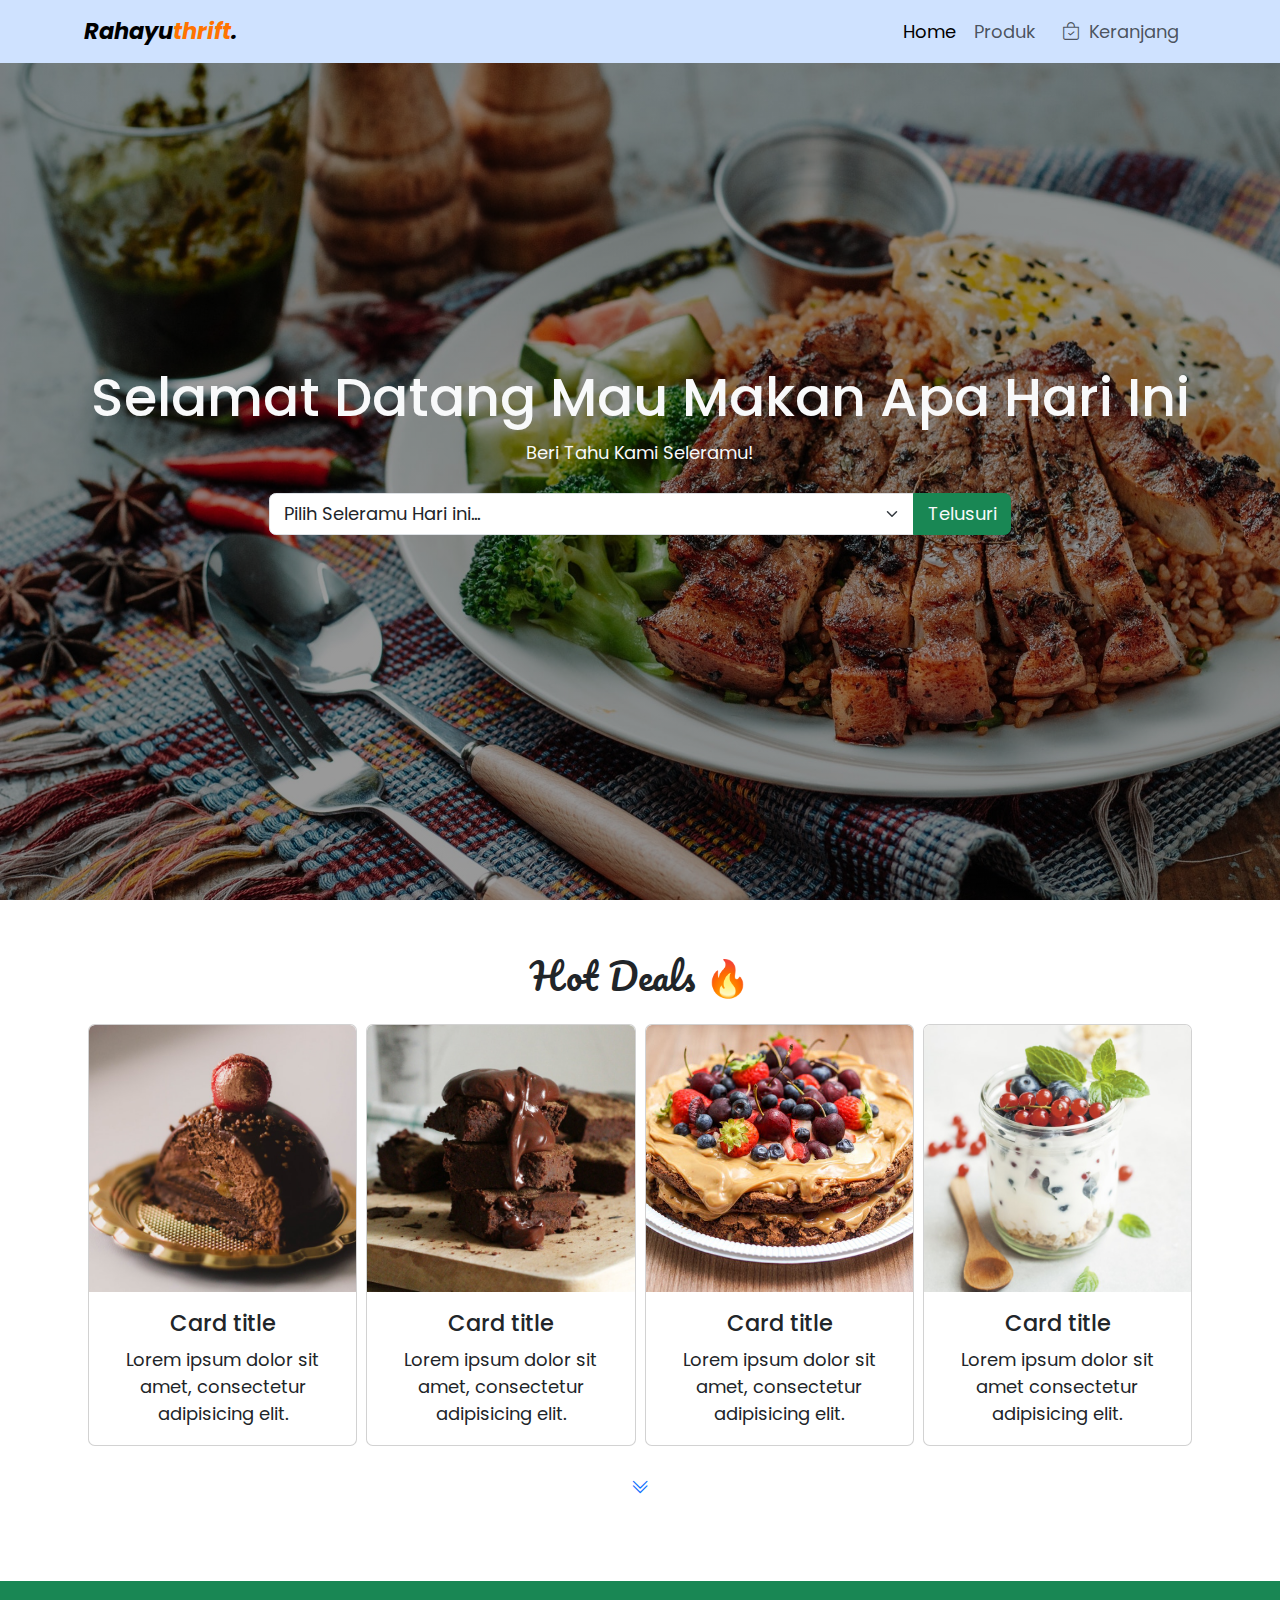
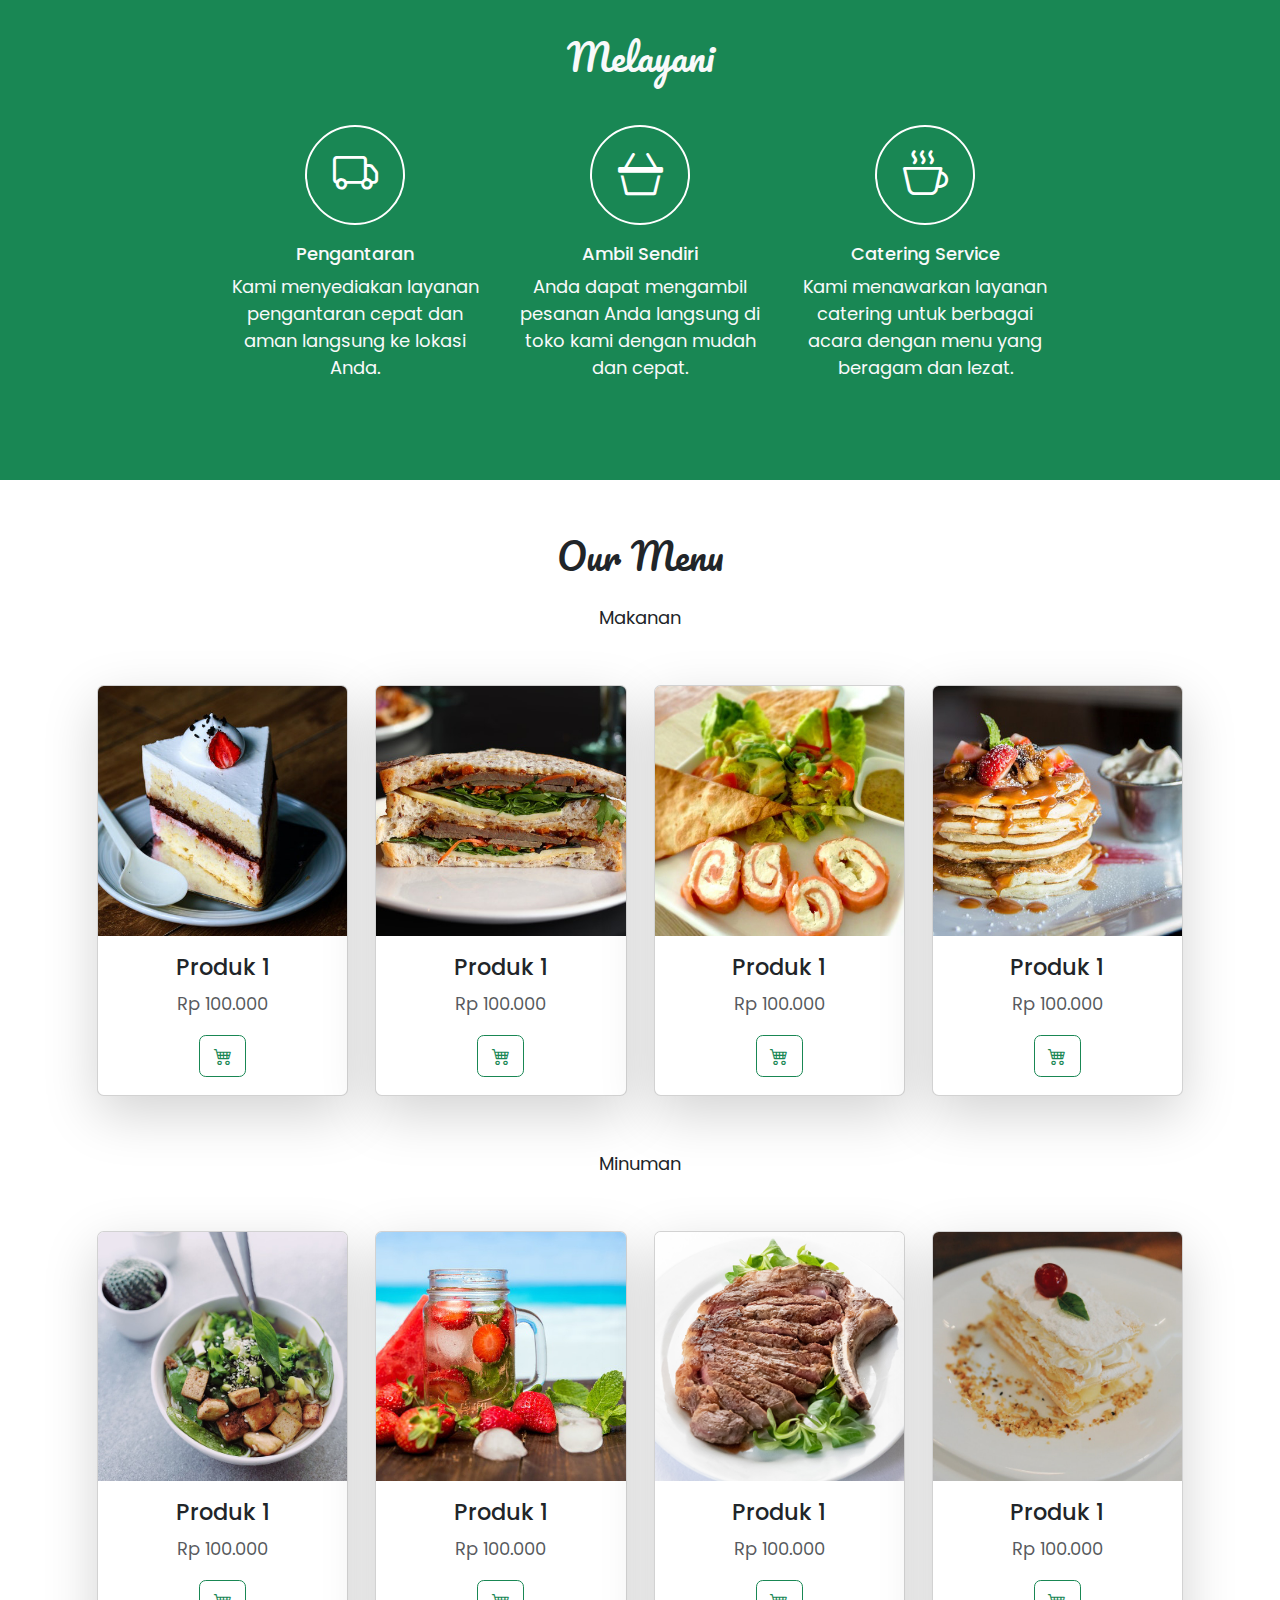
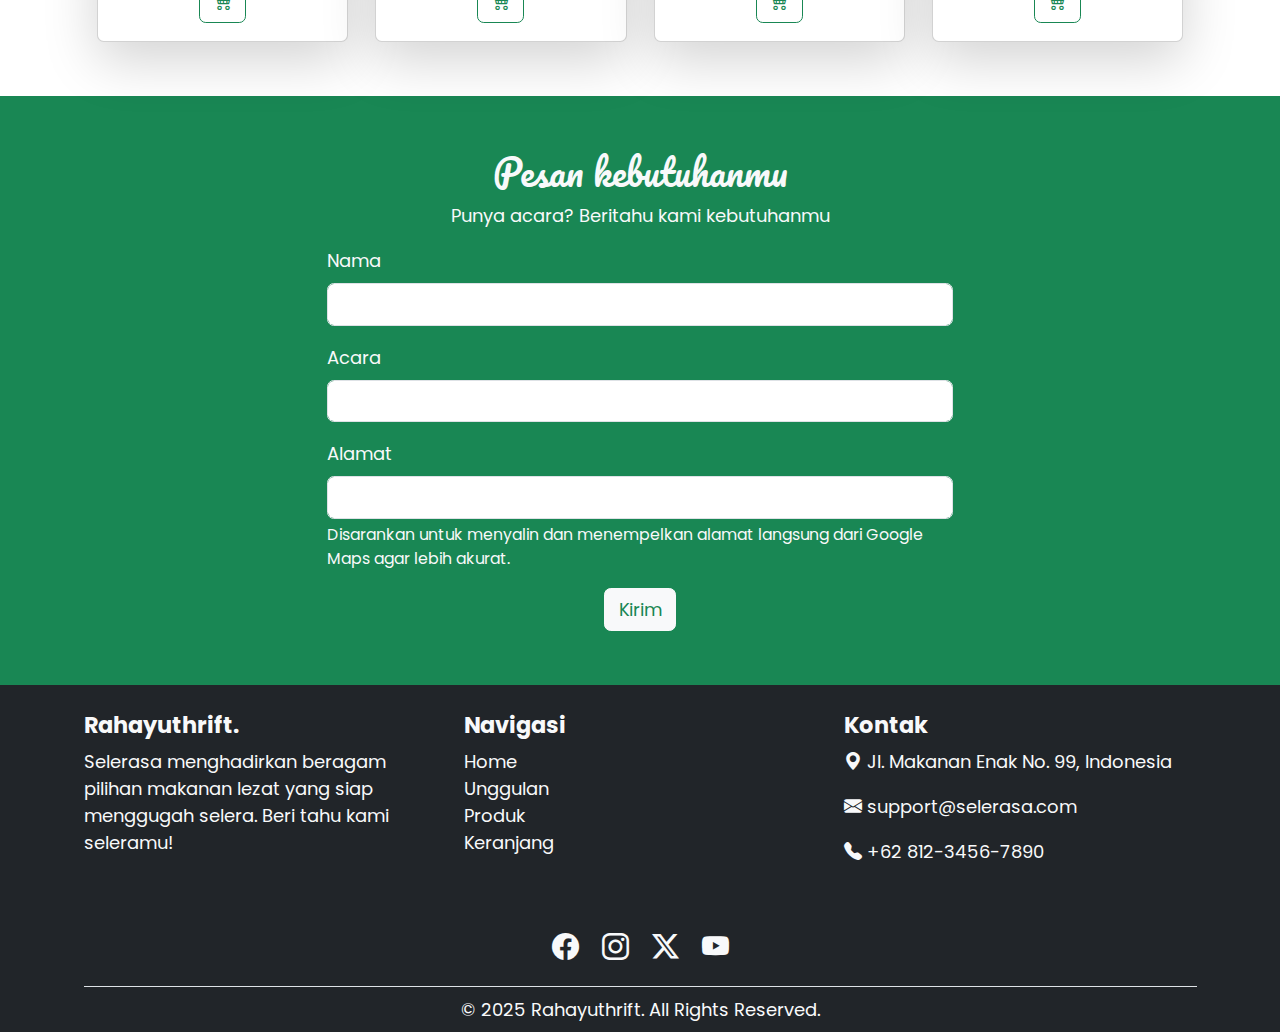
<file: index.html>
<!doctype html>
<html lang="en">

<head>
    <meta charset="utf-8">
    <meta name="viewport" content="width=device-width, initial-scale=1">
    <title>Selerasa</title>
    <!-- Css Bootstrap -->
    <link href="https://cdn.jsdelivr.net/npm/bootstrap@5.3.3/dist/css/bootstrap.min.css" rel="stylesheet"
        integrity="sha384-QWTKZyjpPEjISv5WaRU9OFeRpok6YctnYmDr5pNlyT2bRjXh0JMhjY6hW+ALEwIH" crossorigin="anonymous">
    <!-- Bootstrap Icons -->
    <link rel="stylesheet" href="https://cdn.jsdelivr.net/npm/bootstrap-icons@1.11.3/font/bootstrap-icons.min.css">
    <!-- Fonts -->
    <link rel="preconnect" href="https://fonts.googleapis.com">
    <link rel="preconnect" href="https://fonts.gstatic.com" crossorigin>
    <link
        href="https://fonts.googleapis.com/css2?family=Liter&family=Pacifico&family=Permanent+Marker&family=Poppins:ital,wght@0,100;0,200;0,300;0,400;0,500;0,600;0,700;0,800;0,900;1,100;1,200;1,300;1,400;1,500;1,600;1,700;1,800;1,900&display=swap"
        rel="stylesheet">
    <!-- Light box -->
    <link href="lightbox2-2.11.4/dist/css/lightbox.css" rel="stylesheet" />
    <!-- Css Custom -->
    <link rel="stylesheet" href="style.css">
</head>

<body>
    <!-- navbar -->
    <nav class="navbar navbar-expand-lg bg-primary-subtle fixed-top">
        <div class="container">
            <a class="navbar-brand" href="index.html">Rahayu<span>thrift</span>.</a>
            <button class="navbar-toggler" type="button" data-bs-toggle="collapse"
                data-bs-target="#navbarSupportedContent" aria-controls="navbarSupportedContent" aria-expanded="false"
                aria-label="Toggle navigation">
                <span class="navbar-toggler-icon"></span>
            </button>
            <div class="collapse navbar-collapse" id="navbarSupportedContent">
                <ul class="navbar-nav ms-auto mx-2 mb-lg-0">
                    <li class="nav-item">
                        <a class="nav-link active" aria-current="page" href="#home">Home</a>
                    </li>
                    <li class="nav-item">
                        <a class="nav-link" href="produk.html">Produk</a>
                    </li>
                    <li class="nav-item">
                        <a class="nav-link" href="keranjang.html"><i class="bi bi-bag-check mx-2"></i>Keranjang</a>
                    </li>
                </ul>
                <!-- <form class="d-flex" role="search">
                    <input class="form-control me-2" type="search" placeholder="Search" aria-label="Search">
                    <button class="btn btn-success" type="submit">Search</button>
                </form> -->
            </div>
        </div>
    </nav>
    <section id="home">
        <div class="container-fluid banner d-flex align-items-center">
            <div class="container">
                <h1 class="text-light text-center">Selamat Datang Mau Makan Apa Hari Ini</h1>
                <p class="text-light text-center">Beri Tahu Kami Seleramu!</p>
                <div class="col-8 justify-content-center mx-auto">
                    <div class="input-group mt-4">
                        <select class="form-select" id="inputGroupSelect04"
                            aria-label="Example select with button addon">
                            <option selected>Pilih Seleramu Hari ini...</option>
                            <option value="1">Makanan</option>
                            <option value="2">Minuman</option>
                        </select>
                        <button class="btn btn-success text-light" type="button">Telusuri</button>
                    </div>
                </div>
            </div>
        </div>
    </section>
    <section id="unggulan">

        <div class="container-fluid py-5">
            <h2 class="text-center" style="font-family: Pacifico, serif">Hot Deals 🔥</h2>
            <div class="container">
                <div
                    class="row row-cols-lg-4 row-cols-md-3 row-cols-sm-2 row-cols-2 d-flex justify-content-center mx-0">
                    <div class="col mt-3 px-1">
                        <div class="card hot-card">
                            <img src="image/product/thumb/baked-pastry.jpg" class="card-img-top" alt="...">
                            <div class="card-body text-center">
                                <h5 class="card-title">Card title</h5>
                                <p class="card-text">Lorem ipsum dolor sit amet, consectetur adipisicing elit.</p>
                            </div>
                        </div>
                    </div>
                    <div class="col mt-3 px-1">
                        <div class="card hot-card">
                            <img src="image/product/thumb/brownies.jpg" class="card-img-top" alt="...">
                            <div class="card-body text-center">
                                <h5 class="card-title">Card title</h5>
                                <p class="card-text">Lorem ipsum dolor sit amet, consectetur adipisicing elit.</p>
                            </div>
                        </div>
                    </div>
                    <div class="col mt-3 px-1">
                        <div class="card hot-card">
                            <img src="image/product/thumb/butter-cookie.jpg" class="card-img-top" alt="...">
                            <div class="card-body text-center">
                                <h5 class="card-title">Card title</h5>
                                <p class="card-text">Lorem ipsum dolor sit amet, consectetur adipisicing elit.</p>
                            </div>
                        </div>
                    </div>
                    <div class="col mt-3 px-1">
                        <div class="card hot-card">
                            <img src="image/product/thumb/cereal.jpg" class="card-img-top" alt="...">
                            <div class="card-body text-center">
                                <h5 class="card-title">Card title</h5>
                                <p class="card-text">Lorem ipsum dolor sit amet consectetur adipisicing elit.</p>
                            </div>
                        </div>
                    </div>
                </div>
                <div class="d-flex justify-content-center py-4 hot">
                    <a href="#menu"><i class="bi bi-chevron-double-down"></i></a>
                </div>
            </div>
    </section>

    <section id="pelayanan">

        <div class="container-fluid py-5 bg-success">
            <div class="container">
                <h2 class="text-light text-center" style="font-family: Pacifico, serif"> Melayani</h2>

                <div class="row justify-content-center">
                    <div class="col-md-3 my-4 hover-effect">
                        <div class="d-flex justify-content-center">
                            <div class="icon-pelayanan d-flex align-items-center justify-content-center">
                                <i class="bi bi-truck display-6"></i>
                            </div>
                        </div>
                        <div class="text-light text-center my-3">
                            <h6>Pengantaran</h6>
                            <p>Kami menyediakan layanan pengantaran cepat dan aman langsung ke lokasi Anda.</p>
                        </div>
                    </div>

                    <div class="col-md-3 my-4 hover-effect">
                        <div class="d-flex justify-content-center">
                            <div class="icon-pelayanan d-flex align-items-center justify-content-center">
                                <i class="bi bi-basket3 display-6"></i>
                            </div>
                        </div>
                        <div class="text-light text-center my-3">
                            <h6>Ambil Sendiri</h6>
                            <p>Anda dapat mengambil pesanan Anda langsung di toko kami dengan mudah dan cepat.</p>
                        </div>
                    </div>
                    <div class="col-md-3 my-4 hover-effect">
                        <div class="d-flex justify-content-center">
                            <div class="icon-pelayanan d-flex align-items-center justify-content-center">
                                <i class="bi bi-cup-hot display-6"></i>
                            </div>
                        </div>
                        <div class="text-light text-center my-3">
                            <h6>Catering Service</h6>
                            <p>Kami menawarkan layanan catering untuk berbagai acara dengan menu yang beragam dan lezat.
                            </p>
                        </div>
                    </div>

                </div>
            </div>
        </div>
    </section>

    <section class="produk" id="produk">
        <div class="container-fluid py-5">
            <div class="container">
                <h2 class="text-dark text-center" style="font-family: Pacifico, serif">Our Menu</h2>
                <p class="d-flex py-3 justify-content-center">Makanan</p>
                <div
                    class="row row-cols-lg-4 row-cols-md-3 row-cols-sm-2 row-cols-2 d-flex justify-content-center mx-0">
                    <div class="col mt-3 px-1">
                        <div class="card shadow-lg">
                            <a href="image/product/white-saucer-cake.jpg" data-lightbox="roadtrip">
                                <img src="image/product/thumb/white-saucer-cake.jpg" class="card-img-top"
                                    alt="Produk 1">
                            </a>
                            <div class="card-body text-center">
                                <h2 class="h5">Produk 1</h2>
                                <p class="text-muted">Rp 100.000</p>
                                <a href="#menu" class="btn btn-outline-success"><i class="bi bi-cart4"></i></a>
                            </div>
                        </div>
                    </div>
                    <div class="col mt-3 px-1">
                        <div class="card shadow-lg">
                            <a href="image/product/vegetable-sandwwich.jpg" data-lightbox="roadtrip">
                                <img src="image/product/thumb/vegetable-sandwwich.jpg" class="card-img-top"
                                    alt="Produk 1">
                            </a>
                            <div class="card-body text-center">
                                <h2 class="h5">Produk 1</h2>
                                <p class="text-muted">Rp 100.000</p>
                                <a href="#menu" class="btn btn-outline-success"><i class="bi bi-cart4"></i></a>
                            </div>
                        </div>
                    </div>
                    <div class="col mt-3 px-1">
                        <div class="card shadow-lg">
                            <a href="image/product/vegetable-salad.jpg" data-lightbox="roadtrip">
                                <img src="image/product/thumb/vegetable-salad.jpg" class="card-img-top" alt="Produk 1">
                            </a>
                            <div class="card-body text-center">
                                <h2 class="h5">Produk 1</h2>
                                <p class="text-muted">Rp 100.000</p>
                                <a href="#menu" class="btn btn-outline-success"><i class="bi bi-cart4"></i></a>
                            </div>
                        </div>
                    </div>

                    <div class="col mt-3 px-1">
                        <div class="card shadow-lg">
                            <a href="image/product/strawberry-pancake.jpg" data-lightbox="roadtrip">
                                <img src="image/product/thumb/strawberry-pancake.jpg" class="card-img-top"
                                    alt="Produk 1">
                            </a>
                            <div class="card-body text-center">
                                <h2 class="h5">Produk 1</h2>
                                <p class="text-muted">Rp 100.000</p>
                                <a href="#menu" class="btn btn-outline-success"><i class="bi bi-cart4"></i></a>
                            </div>
                        </div>
                    </div>
                </div>
                <!-- Minuman -->
                <p class="d-flex pt-5 pb-3 justify-content-center">Minuman</p>

                <div
                    class="row row-cols-lg-4 row-cols-md-3 row-cols-sm-2 row-cols-2 d-flex justify-content-center mx-0">

                    <div class="col mt-3 px-1">
                        <div class="card shadow-lg">
                            <a href="image/product/tofu-rice.jpg" data-lightbox="roadtrip">
                                <img src="image/product/thumb/tofu-rice.jpg" class="card-img-top" alt="Produk 1">
                            </a>
                            <div class="card-body text-center">
                                <h2 class="h5">Produk 1</h2>
                                <p class="text-muted">Rp 100.000</p>
                                <a href="#menu" class="btn btn-outline-success"><i class="bi bi-cart4"></i></a>
                            </div>
                        </div>
                    </div>
                    <div class="col mt-3 px-1">
                        <div class="card shadow-lg">
                            <a href="image/product/strawberry-drink.jpg" data-lightbox="roadtrip">
                                <img src="image/product/thumb/strawberry-drink.jpg" class="card-img-top" alt="Produk 1">
                            </a>
                            <div class="card-body text-center">
                                <h2 class="h5">Produk 1</h2>
                                <p class="text-muted">Rp 100.000</p>
                                <a href="#menu" class="btn btn-outline-success"><i class="bi bi-cart4"></i></a>
                            </div>
                        </div>
                    </div>
                    <div class="col mt-3 px-1">
                        <div class="card shadow-lg">
                            <a href="image/product/steak.jpg" data-lightbox="roadtrip">
                                <img src="image/product/thumb/steak.jpg" class="card-img-top" alt="Produk 1">
                            </a>
                            <div class="card-body text-center">
                                <h2 class="h5">Produk 1</h2>
                                <p class="text-muted">Rp 100.000</p>
                                <a href="#menu" class="btn btn-outline-success"><i class="bi bi-cart4"></i></a>
                            </div>
                        </div>
                    </div>
                    <div class="col mt-3 px-1">
                        <div class="card shadow-lg">
                            <a href="image/product/snow-pastry.jpg" data-lightbox="roadtrip">
                                <img src="image/product/thumb/snow-pastry.jpg" class="card-img-top" alt="Produk 1">
                            </a>
                            <div class="card-body text-center">
                                <h2 class="h5">Produk 1</h2>
                                <p class="text-muted">Rp 100.000</p>
                                <a href="#menu" class="btn btn-outline-success"><i class="bi bi-cart4"></i></a>
                            </div>
                        </div>
                    </div>
                </div>
            </div>
        </div>
    </section>

    <section class="booking bg-success" id="booking">
        <div class="container-fluid py-5">
            <div class="container">
                <h2 class="text-light text-center" style="font-family: Pacifico, serif">Pesan kebutuhanmu</h2>
                <p class="d-flex text-light justify-content-center">Punya acara? Beritahu kami kebutuhanmu</p>
            </div>
            <form class="col-md-6 text-light mx-auto" id="bookingForm">
                <div class="mb-3">
                    <label for="exampleInputNama" class="form-label">Nama</label>
                    <input type="text" class="form-control" id="exampleInputNama" aria-describedby="namaHelp">
                </div>
                <div class="mb-3">
                    <label for="exampleInputAcara" class="form-label">Acara</label>
                    <input type="text" class="form-control" id="exampleInputAcara">
                </div>
                <div class="mb-3">
                    <label for="exampleInputAlamat" class="form-label">Alamat</label>
                    <input type="text" class="form-control" id="exampleInputAlamat">
                    <div id="alamatHelp" class="form-text text-light">Disarankan untuk menyalin dan menempelkan alamat
                        langsung dari Google Maps agar lebih akurat.</div>
                </div>
                <div class="d-flex justify-content-center">
                    <button type="button" class="btn btn-light text-success" onclick="sendWhatsAppMessage()">
                        Kirim
                    </button>
                </div>
            </form>
        </div>
    </section>
    <footer class="bg-dark text-light pt-4">
        <div class="container">
            <div class="row">
                <!-- Kolom 1: Logo dan Deskripsi -->
                <div class="col-md-4 mb-4">
                    <h5 class="fw-bold">Rahayuthrift.</h5>
                    <p>Selerasa menghadirkan beragam pilihan makanan lezat yang siap menggugah selera. Beri tahu
                        kami seleramu!</p>
                </div>

                <!-- Kolom 2: Navigasi Cepat -->
                <div class="col-md-4 mb-4">
                    <h5 class="fw-bold">Navigasi</h5>
                    <ul class="list-unstyled">
                        <li><a href="#home" class="text-light text-decoration-none">Home</a></li>
                        <li><a href="#unggulan" class="text-light text-decoration-none">Unggulan</a></li>
                        <li><a href="#produk" class="text-light text-decoration-none">Produk</a></li>
                        <li><a href="#" class="text-light text-decoration-none">Keranjang</a></li>
                    </ul>
                </div>

                <!-- Kolom 3: Kontak -->
                <div class="col-md-4 mb-4">
                    <h5 class="fw-bold">Kontak</h5>
                    <p><i class="bi bi-geo-alt-fill"></i> Jl. Makanan Enak No. 99, Indonesia</p>
                    <p><i class="bi bi-envelope-fill"></i> support@selerasa.com</p>
                    <p><i class="bi bi-telephone-fill"></i> +62 812-3456-7890</p>
                </div>
            </div>

            <!-- Media Sosial -->
            <div class="text-center py-3">
                <a href="#" class="text-light mx-2"><i class="bi bi-facebook fs-4"></i></a>
                <a href="#" class="text-light mx-2"><i class="bi bi-instagram fs-4"></i></a>
                <a href="#" class="text-light mx-2"><i class="bi bi-twitter-x fs-4"></i></a>
                <a href="#" class="text-light mx-2"><i class="bi bi-youtube fs-4"></i></a>
            </div>

            <!-- Hak Cipta -->
            <div class="text-center py-2 border-top">
                <p class="mb-0">&copy; 2025 Rahayuthrift. All Rights Reserved.</p>
            </div>
        </div>
    </footer>
    <script src="index.js"></script>
    <!-- Bootstrap -->
    <script src="https://cdn.jsdelivr.net/npm/bootstrap@5.3.3/dist/js/bootstrap.bundle.min.js"
        integrity="sha384-YvpcrYf0tY3lHB60NNkmXc5s9fDVZLESaAA55NDzOxhy9GkcIdslK1eN7N6jIeHz" crossorigin="anonymous">
        </script>
    <!-- j queries -->
    <script src="https://code.jquery.com/jquery-3.7.1.min.js"
        integrity="sha256-/JqT3SQfawRcv/BIHPThkBvs0OEvtFFmqPF/lYI/Cxo=" crossorigin="anonymous"></script>
    <!-- Light box -->
    <script src="lightbox2-2.11.4/dist/js/lightbox-plus-jquery.js"></script>
    <!-- Light box pengaturan -->

</body>

</html>
</file>
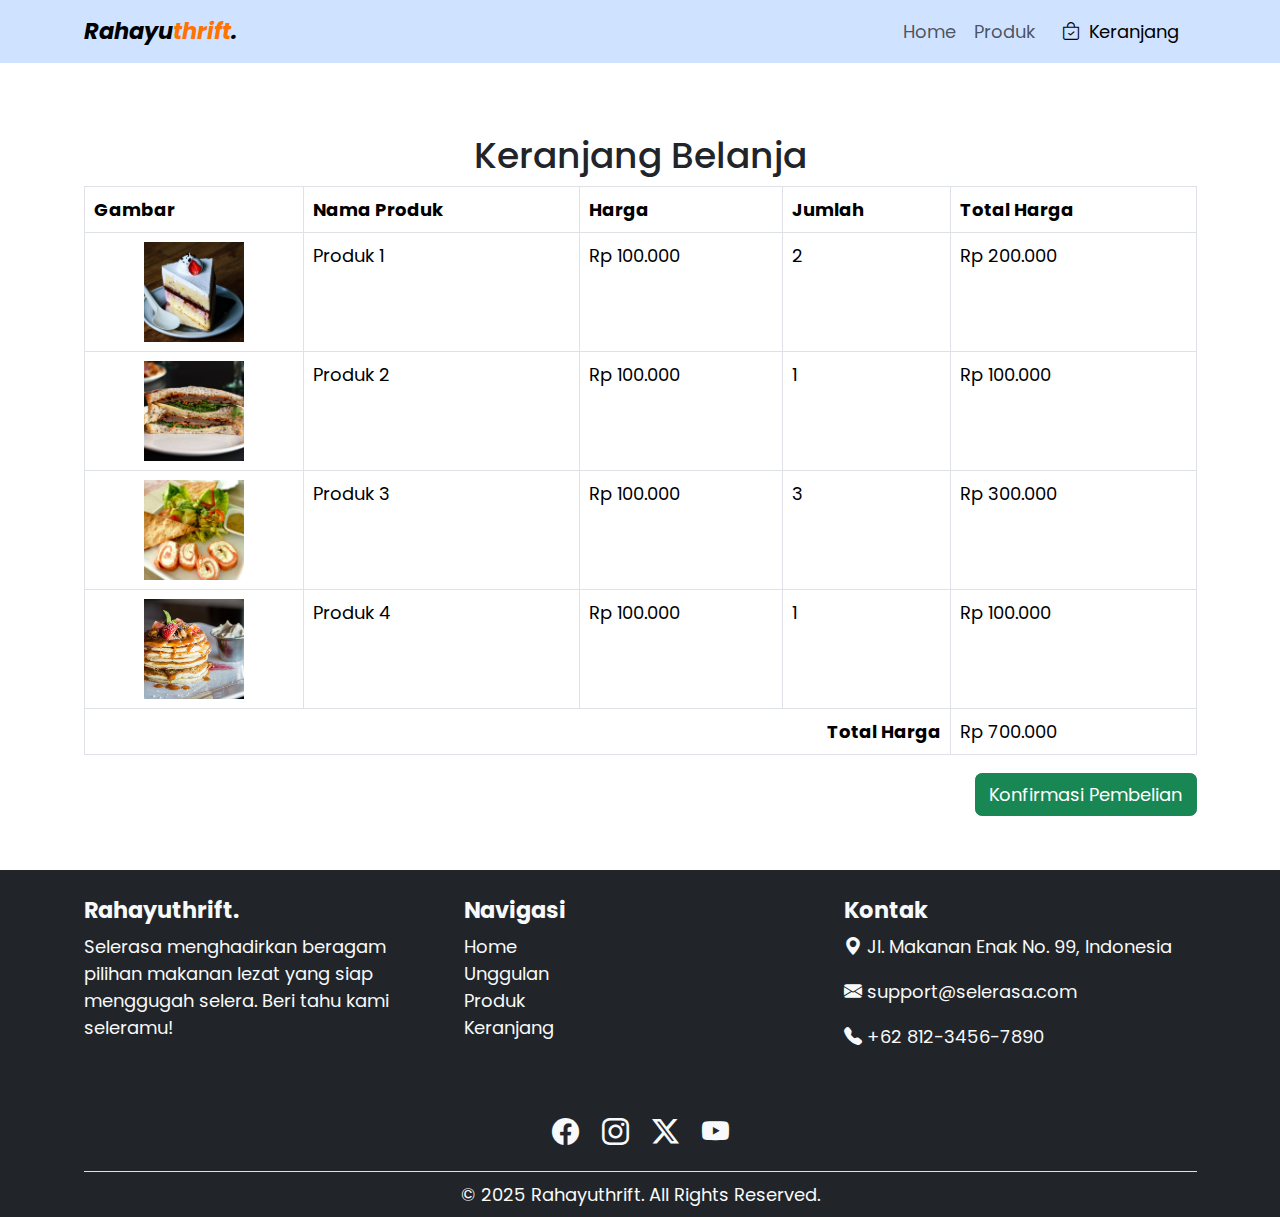
<file: keranjang.html>
<!doctype html>
<html lang="en">

<head>
    <meta charset="utf-8">
    <meta name="viewport" content="width=device-width, initial-scale=1">
    <title>Selerasa</title>
    <!-- Css Bootstrap -->
    <link href="https://cdn.jsdelivr.net/npm/bootstrap@5.3.3/dist/css/bootstrap.min.css" rel="stylesheet"
        integrity="sha384-QWTKZyjpPEjISv5WaRU9OFeRpok6YctnYmDr5pNlyT2bRjXh0JMhjY6hW+ALEwIH" crossorigin="anonymous">
    <!-- Bootstrap Icons -->
    <link rel="stylesheet" href="https://cdn.jsdelivr.net/npm/bootstrap-icons@1.11.3/font/bootstrap-icons.min.css">
    <!-- Fonts -->
    <link rel="preconnect" href="https://fonts.googleapis.com">
    <link rel="preconnect" href="https://fonts.gstatic.com" crossorigin>
    <link
        href="https://fonts.googleapis.com/css2?family=Liter&family=Pacifico&family=Permanent+Marker&family=Poppins:ital,wght@0,100;0,200;0,300;0,400;0,500;0,600;0,700;0,800;0,900;1,100;1,200;1,300;1,400;1,500;1,600;1,700;1,800;1,900&display=swap"
        rel="stylesheet">
    <!-- Light box -->
    <link href="lightbox2-2.11.4/dist/css/lightbox.css" rel="stylesheet" />
    <!-- Css Custom -->
    <link rel="stylesheet" href="style.css">
</head>

<body>
    <!-- navbar -->
    <nav class="navbar navbar-expand-lg bg-primary-subtle fixed-top">
        <div class="container">
            <a class="navbar-brand" href="index.html">Rahayu<span>thrift</span>.</a>
            <button class="navbar-toggler" type="button" data-bs-toggle="collapse"
                data-bs-target="#navbarSupportedContent" aria-controls="navbarSupportedContent" aria-expanded="false"
                aria-label="Toggle navigation">
                <span class="navbar-toggler-icon"></span>
            </button>
            <div class="collapse navbar-collapse" id="navbarSupportedContent">
                <ul class="navbar-nav ms-auto mx-2 mb-lg-0">
                    <li class="nav-item">
                        <a class="nav-link" href="index.html">Home</a>
                    </li>
                    <li class="nav-item">
                        <a class="nav-link" href="produk.html">Produk</a>
                    </li>
                    <li class="nav-item">
                        <a class="nav-link active" aria-current="page" href="#"><i
                                class="bi bi-bag-check mx-2"></i>Keranjang</a>
                    </li>
                </ul>
                <!-- <form class="d-flex" role="search">
                    <input class="form-control me-2" type="search" placeholder="Search" aria-label="Search">
                    <button class="btn btn-success" type="submit">Search</button>
                </form> -->
            </div>
        </div>
    </nav>


    <section class="keranjang" id="keranjang" style="padding-top: 80px;"></section>
    <div class="container-fluid py-5">
        <div class="container">
            <h2 class="text-dark text-center">Keranjang Belanja</h2>
            <div class="table-responsive">
                <table class="table table-bordered">
                    <thead>
                        <tr>
                            <th>Gambar</th>
                            <th>Nama Produk</th>
                            <th>Harga</th>
                            <th>Jumlah</th>
                            <th>Total Harga</th>
                        </tr>
                    </thead>
                    <tbody>
                        <tr>
                            <td><img src="image/product/thumb/white-saucer-cake.jpg" class="img-fluid" alt="Produk 1"
                                    style="width: 100px;"></td>
                            <td>Produk 1</td>
                            <td>Rp 100.000</td>
                            <td>2</td>
                            <td>Rp 200.000</td>
                        </tr>
                        <tr>
                            <td><img src="image/product/thumb/vegetable-sandwwich.jpg" class="img-fluid" alt="Produk 2"
                                    style="width: 100px;"></td>
                            <td>Produk 2</td>
                            <td>Rp 100.000</td>
                            <td>1</td>
                            <td>Rp 100.000</td>
                        </tr>
                        <tr>
                            <td><img src="image/product/thumb/vegetable-salad.jpg" class="img-fluid" alt="Produk 3"
                                    style="width: 100px;"></td>
                            <td>Produk 3</td>
                            <td>Rp 100.000</td>
                            <td>3</td>
                            <td>Rp 300.000</td>
                        </tr>
                        <tr>
                            <td><img src="image/product/thumb/strawberry-pancake.jpg" class="img-fluid" alt="Produk 4"
                                    style="width: 100px;"></td>
                            <td>Produk 4</td>
                            <td>Rp 100.000</td>
                            <td>1</td>
                            <td>Rp 100.000</td>
                        </tr>
                    </tbody>
                    <tfoot>
                        <tr>
                            <td colspan="4" class="text-end fw-bold">Total Harga</td>
                            <td>Rp 700.000</td>
                        </tr>
                    </tfoot>
                </table>
            </div>
            <div class="text-end">
                <button class="btn btn-success">Konfirmasi Pembelian</button>
            </div>
        </div>
    </div>
    </section>


    <footer class="bg-dark text-light pt-4">
        <div class="container">
            <div class="row">
                <!-- Kolom 1: Logo dan Deskripsi -->
                <div class="col-md-4 mb-4">
                    <h5 class="fw-bold">Rahayuthrift.</h5>
                    <p>Selerasa menghadirkan beragam pilihan makanan lezat yang siap menggugah selera. Beri tahu
                        kami seleramu!</p>
                </div>

                <!-- Kolom 2: Navigasi Cepat -->
                <div class="col-md-4 mb-4">
                    <h5 class="fw-bold">Navigasi</h5>
                    <ul class="list-unstyled">
                        <li><a href="#home" class="text-light text-decoration-none">Home</a></li>
                        <li><a href="#unggulan" class="text-light text-decoration-none">Unggulan</a></li>
                        <li><a href="#produk" class="text-light text-decoration-none">Produk</a></li>
                        <li><a href="#" class="text-light text-decoration-none">Keranjang</a></li>
                    </ul>
                </div>

                <!-- Kolom 3: Kontak -->
                <div class="col-md-4 mb-4">
                    <h5 class="fw-bold">Kontak</h5>
                    <p><i class="bi bi-geo-alt-fill"></i> Jl. Makanan Enak No. 99, Indonesia</p>
                    <p><i class="bi bi-envelope-fill"></i> support@selerasa.com</p>
                    <p><i class="bi bi-telephone-fill"></i> +62 812-3456-7890</p>
                </div>
            </div>

            <!-- Media Sosial -->
            <div class="text-center py-3">
                <a href="#" class="text-light mx-2"><i class="bi bi-facebook fs-4"></i></a>
                <a href="#" class="text-light mx-2"><i class="bi bi-instagram fs-4"></i></a>
                <a href="#" class="text-light mx-2"><i class="bi bi-twitter-x fs-4"></i></a>
                <a href="#" class="text-light mx-2"><i class="bi bi-youtube fs-4"></i></a>
            </div>

            <!-- Hak Cipta -->
            <div class="text-center py-2 border-top">
                <p class="mb-0">&copy; 2025 Rahayuthrift. All Rights Reserved.</p>
            </div>
        </div>
    </footer>
    <script src="index.js"></script>
    <!-- Bootstrap -->
    <script src="https://cdn.jsdelivr.net/npm/bootstrap@5.3.3/dist/js/bootstrap.bundle.min.js"
        integrity="sha384-YvpcrYf0tY3lHB60NNkmXc5s9fDVZLESaAA55NDzOxhy9GkcIdslK1eN7N6jIeHz" crossorigin="anonymous">
        </script>
    <!-- j queries -->
    <script src="https://code.jquery.com/jquery-3.7.1.min.js"
        integrity="sha256-/JqT3SQfawRcv/BIHPThkBvs0OEvtFFmqPF/lYI/Cxo=" crossorigin="anonymous"></script>
    <!-- Light box -->
    <script src="lightbox2-2.11.4/dist/js/lightbox-plus-jquery.js"></script>
    <!-- Light box pengaturan -->

</body>

</html>
</file>
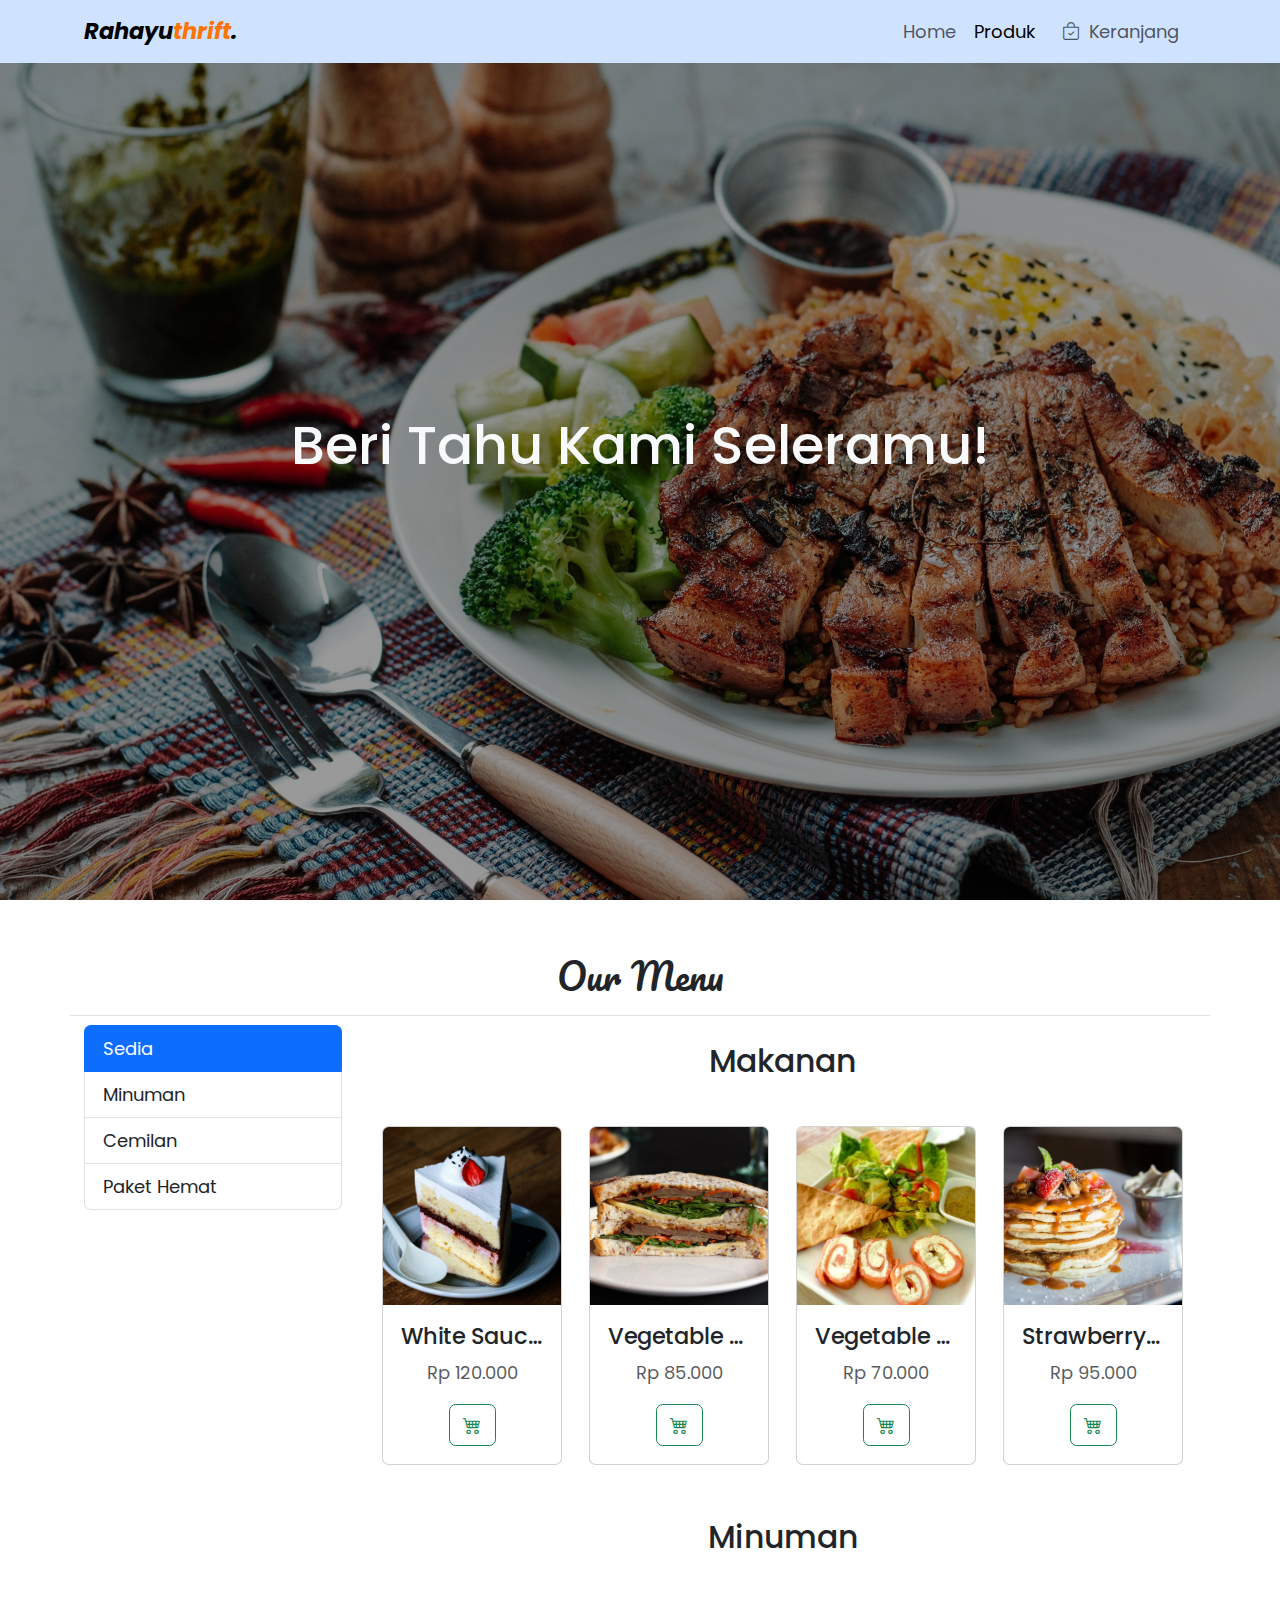
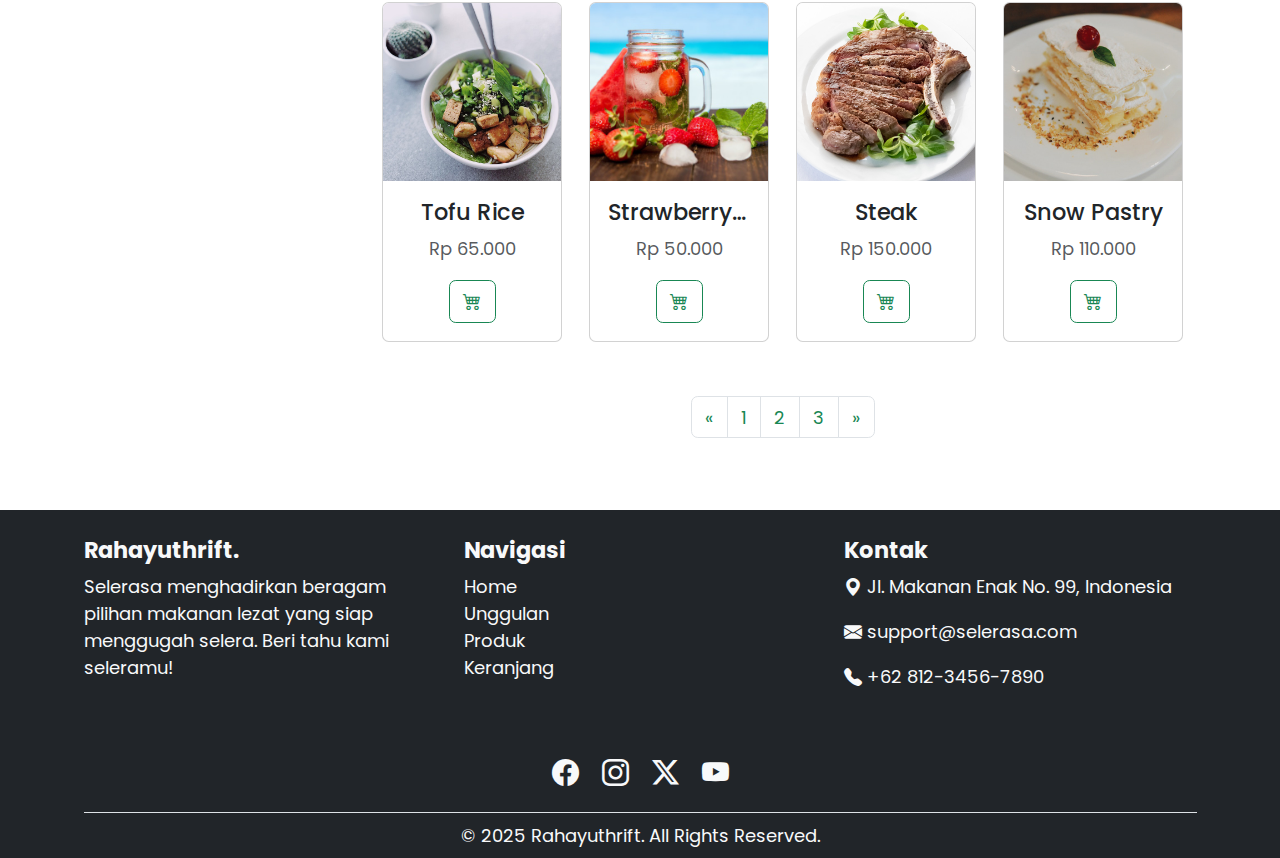
<file: produk.html>
<!doctype html>
<html lang="en">

<head>
    <meta charset="utf-8">
    <meta name="viewport" content="width=device-width, initial-scale=1">
    <title>Selerasa</title>
    <!-- Css Bootstrap -->
    <link href="https://cdn.jsdelivr.net/npm/bootstrap@5.3.3/dist/css/bootstrap.min.css" rel="stylesheet"
        integrity="sha384-QWTKZyjpPEjISv5WaRU9OFeRpok6YctnYmDr5pNlyT2bRjXh0JMhjY6hW+ALEwIH" crossorigin="anonymous">
    <!-- Bootstrap Icons -->
    <link rel="stylesheet" href="https://cdn.jsdelivr.net/npm/bootstrap-icons@1.11.3/font/bootstrap-icons.min.css">
    <!-- Fonts -->
    <link rel="preconnect" href="https://fonts.googleapis.com">
    <link rel="preconnect" href="https://fonts.gstatic.com" crossorigin>
    <link
        href="https://fonts.googleapis.com/css2?family=Liter&family=Pacifico&family=Permanent+Marker&family=Poppins:ital,wght@0,100;0,200;0,300;0,400;0,500;0,600;0,700;0,800;0,900;1,100;1,200;1,300;1,400;1,500;1,600;1,700;1,800;1,900&display=swap"
        rel="stylesheet">
    <!-- Light box -->
    <link href="lightbox2-2.11.4/dist/css/lightbox.css" rel="stylesheet" />
    <!-- Css Custom -->
    <link rel="stylesheet" href="style.css">
</head>

<body>
    <!-- navbar -->
    <nav class="navbar navbar-expand-lg bg-primary-subtle fixed-top">
        <div class="container">
            <a class="navbar-brand" href="index.html">Rahayu<span>thrift</span>.</a>
            <button class="navbar-toggler" type="button" data-bs-toggle="collapse"
                data-bs-target="#navbarSupportedContent" aria-controls="navbarSupportedContent" aria-expanded="false"
                aria-label="Toggle navigation">
                <span class="navbar-toggler-icon"></span>
            </button>
            <div class="collapse navbar-collapse" id="navbarSupportedContent">
                <ul class="navbar-nav ms-auto mx-2 mb-lg-0">
                    <li class="nav-item">
                        <a class="nav-link" href="index.html">Home</a>
                    </li>
                    <li class="nav-item">
                        <a class="nav-link active" aria-current="page" href="#">Produk</a>
                    </li>
                    <li class="nav-item">
                        <a class="nav-link" href="keranjang.html"><i class="bi bi-bag-check mx-2"></i>Keranjang</a>
                    </li>
                </ul>
                <!-- <form class="d-flex" role="search">
                    <input class="form-control me-2" type="search" placeholder="Search" aria-label="Search">
                    <button class="btn btn-success" type="submit">Search</button>
                </form> -->
            </div>
        </div>
    </nav>
    <section id="home">
        <div class="container-fluid banner d-flex align-items-center">
            <div class="container">
                <h1 class="text-light text-center">Beri Tahu Kami Seleramu!</h1>
            </div>
        </div>
    </section>

    <section class="produk" id="produk">
        <div class="container-fluid py-5">
            <div class="container">
                <div class="row">
                    <h2 class="text-dark text-center border-bottom pb-3"
                        style="font-family: Pacifico, serif; border-bottom-width: 2px;">Our Menu</h2>

                    <div class="col-lg-3 col-md-4">
                        <div class="list-group">
                            <a href="#" class="list-group-item list-group-item-action active" aria-current="true">
                                Sedia
                            </a>
                            <a href="#" class="list-group-item list-group-item-action">Minuman</a>
                            <a href="#" class="list-group-item list-group-item-action">Cemilan</a>
                            <a href="#" class="list-group-item list-group-item-action">Paket Hemat</a>
                        </div>
                    </div>
                    <div class="col-lg-9 col-md-8">
                        <h3 class="d-flex py-3 justify-content-center">Makanan</h3>
                        <div class="row row-cols-lg-4 row-cols-md-2 row-cols-sm-2 row-cols-2 d-flex mx-0">
                            <div class="col mt-3 px-1">
                                <div class="card">
                                    <a href="image/product/white-saucer-cake.jpg" data-lightbox="roadtrip">
                                        <img src="image/product/thumb/white-saucer-cake.jpg" class="card-img-top"
                                            alt="White Saucer Cake">
                                    </a>
                                    <div class="card-body text-center">
                                        <h5 class="text-truncate">White Saucer Cake</h5>
                                        <p class="text-muted">Rp 120.000</p>
                                        <a href="#menu" class="btn btn-outline-success"><i class="bi bi-cart4"></i></a>
                                    </div>
                                </div>
                            </div>
                            <div class="col mt-3 px-1">
                                <div class="card">
                                    <a href="image/product/vegetable-sandwwich.jpg" data-lightbox="roadtrip">
                                        <img src="image/product/thumb/vegetable-sandwwich.jpg" class="card-img-top"
                                            alt="Vegetable Sandwich">
                                    </a>
                                    <div class="card-body text-center">
                                        <h5 class="text-truncate">Vegetable Sandwich</h5>
                                        <p class="text-muted">Rp 85.000</p>
                                        <a href="#menu" class="btn btn-outline-success"><i class="bi bi-cart4"></i></a>
                                    </div>
                                </div>
                            </div>
                            <div class="col mt-3 px-1">
                                <div class="card">
                                    <a href="image/product/vegetable-salad.jpg" data-lightbox="roadtrip">
                                        <img src="image/product/thumb/vegetable-salad.jpg" class="card-img-top"
                                            alt="Vegetable Salad">
                                    </a>
                                    <div class="card-body text-center">
                                        <h5 class="text-truncate">Vegetable Salad</h5>
                                        <p class="text-muted">Rp 70.000</p>
                                        <a href="#menu" class="btn btn-outline-success"><i class="bi bi-cart4"></i></a>
                                    </div>
                                </div>
                            </div>

                            <div class="col mt-3 px-1">
                                <div class="card">
                                    <a href="image/product/strawberry-pancake.jpg" data-lightbox="roadtrip">
                                        <img src="image/product/thumb/strawberry-pancake.jpg" class="card-img-top"
                                            alt="Strawberry Pancake">
                                    </a>
                                    <div class="card-body text-center">
                                        <h5 class="text-truncate">Strawberry Pancake</h5>
                                        <p class="text-muted">Rp 95.000</p>
                                        <a href="#menu" class="btn btn-outline-success"><i class="bi bi-cart4"></i></a>
                                    </div>
                                </div>
                            </div>
                        </div>
                        <!-- Minuman -->
                        <h3 class="d-flex pt-5 pb-3 justify-content-center">Minuman</h3>

                        <div class="row row-cols-lg-4 row-cols-md-2 row-cols-sm-2 row-cols-2 d-flex mx-0">

                            <div class="col mt-3 px-1">
                                <div class="card">
                                    <a href="image/product/tofu-rice.jpg" data-lightbox="roadtrip">
                                        <img src="image/product/thumb/tofu-rice.jpg" class="card-img-top"
                                            alt="Tofu Rice">
                                    </a>
                                    <div class="card-body text-center">
                                        <h5 class="text-truncate">Tofu Rice</h5>
                                        <p class="text-muted">Rp 65.000</p>
                                        <a href="#menu" class="btn btn-outline-success"><i class="bi bi-cart4"></i></a>
                                    </div>
                                </div>
                            </div>
                            <div class="col mt-3 px-1">
                                <div class="card">
                                    <a href="image/product/strawberry-drink.jpg" data-lightbox="roadtrip">
                                        <img src="image/product/thumb/strawberry-drink.jpg" class="card-img-top"
                                            alt="Strawberry Drink">
                                    </a>
                                    <div class="card-body text-center">
                                        <h5 class="text-truncate">Strawberry Drink</h5>
                                        <p class="text-muted">Rp 50.000</p>
                                        <a href="#menu" class="btn btn-outline-success"><i class="bi bi-cart4"></i></a>
                                    </div>
                                </div>
                            </div>
                            <div class="col mt-3 px-1">
                                <div class="card">
                                    <a href="image/product/steak.jpg" data-lightbox="roadtrip">
                                        <img src="image/product/thumb/steak.jpg" class="card-img-top" alt="Steak">
                                    </a>
                                    <div class="card-body text-center">
                                        <h5 class="text-truncate">Steak</h5>
                                        <p class="text-muted">Rp 150.000</p>
                                        <a href="#menu" class="btn btn-outline-success"><i class="bi bi-cart4"></i></a>
                                    </div>
                                </div>
                            </div>
                            <div class="col mt-3 px-1">
                                <div class="card">
                                    <a href="image/product/snow-pastry.jpg" data-lightbox="roadtrip">
                                        <img src="image/product/thumb/snow-pastry.jpg" class="card-img-top"
                                            alt="Snow Pastry">
                                    </a>
                                    <div class="card-body text-center">
                                        <h5 class="text-truncate">Snow Pastry</h5>
                                        <p class="text-muted">Rp 110.000</p>
                                        <a href="#menu" class="btn btn-outline-success"><i class="bi bi-cart4"></i></a>
                                    </div>
                                </div>
                            </div>
                        </div>
                        <nav aria-label="Page navigation example">
                            <ul class="pagination justify-content-center mt-5">
                                <li class="page-item">
                                    <a class="page-link text-success" href="#" aria-label="Previous">
                                        <span aria-hidden="true">&laquo;</span>
                                    </a>
                                </li>
                                <li class="page-item"><a class="page-link text-success" href="#">1</a></li>
                                <li class="page-item"><a class="page-link text-success" href="#">2</a></li>
                                <li class="page-item"><a class="page-link text-success" href="#">3</a></li>
                                <li class="page-item">
                                    <a class="page-link text-success" href="#" aria-label="Next">
                                        <span aria-hidden="true">&raquo;</span>
                                    </a>
                                </li>
                            </ul>
                        </nav>
                    </div>
                </div>
            </div>
        </div>
    </section>


    <footer class="bg-dark text-light pt-4">
        <div class="container">
            <div class="row">
                <!-- Kolom 1: Logo dan Deskripsi -->
                <div class="col-md-4 mb-4">
                    <h5 class="fw-bold">Rahayuthrift.</h5>
                    <p>Selerasa menghadirkan beragam pilihan makanan lezat yang siap menggugah selera. Beri tahu
                        kami seleramu!</p>
                </div>

                <!-- Kolom 2: Navigasi Cepat -->
                <div class="col-md-4 mb-4">
                    <h5 class="fw-bold">Navigasi</h5>
                    <ul class="list-unstyled">
                        <li><a href="#home" class="text-light text-decoration-none">Home</a></li>
                        <li><a href="#unggulan" class="text-light text-decoration-none">Unggulan</a></li>
                        <li><a href="#produk" class="text-light text-decoration-none">Produk</a></li>
                        <li><a href="#" class="text-light text-decoration-none">Keranjang</a></li>
                    </ul>
                </div>

                <!-- Kolom 3: Kontak -->
                <div class="col-md-4 mb-4">
                    <h5 class="fw-bold">Kontak</h5>
                    <p><i class="bi bi-geo-alt-fill"></i> Jl. Makanan Enak No. 99, Indonesia</p>
                    <p><i class="bi bi-envelope-fill"></i> support@selerasa.com</p>
                    <p><i class="bi bi-telephone-fill"></i> +62 812-3456-7890</p>
                </div>
            </div>

            <!-- Media Sosial -->
            <div class="text-center py-3">
                <a href="#" class="text-light mx-2"><i class="bi bi-facebook fs-4"></i></a>
                <a href="#" class="text-light mx-2"><i class="bi bi-instagram fs-4"></i></a>
                <a href="#" class="text-light mx-2"><i class="bi bi-twitter-x fs-4"></i></a>
                <a href="#" class="text-light mx-2"><i class="bi bi-youtube fs-4"></i></a>
            </div>

            <!-- Hak Cipta -->
            <div class="text-center py-2 border-top">
                <p class="mb-0">&copy; 2025 Rahayuthrift. All Rights Reserved.</p>
            </div>
        </div>
    </footer>
    <script src="index.js"></script>
    <!-- Bootstrap -->
    <script src="https://cdn.jsdelivr.net/npm/bootstrap@5.3.3/dist/js/bootstrap.bundle.min.js"
        integrity="sha384-YvpcrYf0tY3lHB60NNkmXc5s9fDVZLESaAA55NDzOxhy9GkcIdslK1eN7N6jIeHz" crossorigin="anonymous">
        </script>
    <!-- j queries -->
    <script src="https://code.jquery.com/jquery-3.7.1.min.js"
        integrity="sha256-/JqT3SQfawRcv/BIHPThkBvs0OEvtFFmqPF/lYI/Cxo=" crossorigin="anonymous"></script>
    <!-- Light box -->
    <script src="lightbox2-2.11.4/dist/js/lightbox-plus-jquery.js"></script>
    <!-- Light box pengaturan -->

</body>

</html>
</file>
<file: style.css>
body {
    font-family: "Poppins", serif;
}


.navbar-brand {
    font-family: "Poppins", serif;
    font-style: italic;
    font-weight: bold;
    color: black;
}

.navbar-brand span {
    font-family: "Poppins", serif;
    font-style: italic;
    font-weight: bold;
    color: rgb(255, 115, 0);
}

.banner {
    height: 100vh;
    background: linear-gradient(rgba(0, 0, 0, 0.4), rgba(0, 0, 0, 0.4)), url(image/banner.jpg) center/cover no-repeat;
}

.banner h1 {
    font-size: 3rem;
}

.hot-card {
    position: relative;
    overflow: hidden;
    transition: transform 0.3s ease;
}

.hot-card:hover {
    transform: scale(1.05);
}

.hot-card::before {
    content: "";
    position: absolute;
    top: 0;
    left: 0;
    width: 100%;
    height: 100%;
    background: rgba(0, 0, 0, 0.3);
    /* Overlay hitam transparan */
    opacity: 0;
    transition: opacity 0.3s ease;
}

.hot-card:hover::before {
    opacity: 1;
}

.hot-card-body h5,
.hot-card-body p {
    transition: color 0.3s ease;
}

.icon-pelayanan {
    color: white;
    width: 100px;
    height: 100px;
    border: solid white 2px;
    border-radius: 50%;
}

.hover-effect {
    padding-top: 10px;
    transition: transform 0.3s ease-in-out, box-shadow 0.3s ease-in-out;
}

.hover-effect:hover {
    transform: scale(1.05);
    box-shadow: 0 4px 8px rgba(0, 0, 0, 0.5);
}

.hot a {
    transition: transform 0.3s ease-in-out, box-shadow 0.3s ease-in-out;
}

.hot a:hover {
    transform: scale(1.05);
}

.carousel-inner {
    padding: 1rem;
}

.produk .card {
    margin: 0 .5rem;
}

.table img {
    display: block;
    margin-left: auto;
    margin-right: auto;
}

footer a:hover {
    color: #f8b400 !important;
    /* Warna highlight saat hover */
}


/* Untuk Laptop (Layar besar) */
@media screen and (min-width: 1025px) {
    html {
        font-size: 112.5%;
        /* 112.5% dari 16px = 18px */
    }
}

/* Untuk Tablet (Layar sedang) */
@media screen and (min-width: 768px) and (max-width: 1024px) {
    html {
        font-size: 100%;
        /* 100% dari 16px = 16px */
    }
}

/* Untuk Mobile (Layar kecil) */
@media screen and (max-width: 767px) {
    html {
        font-size: 87.5%;
        /* 87.5% dari 16px = 14px */
    }
}
</file>
